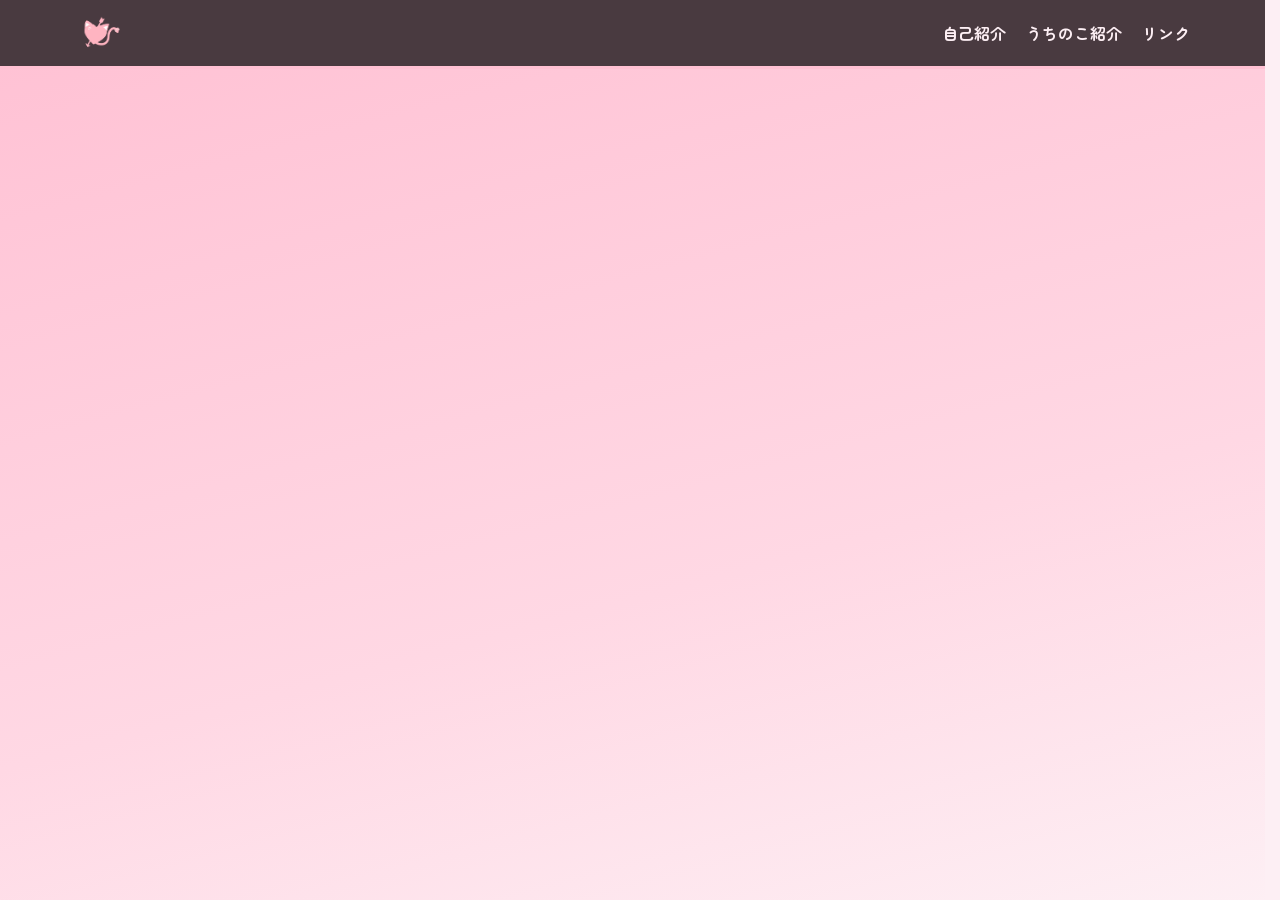
<file: index.html>
<!DOCTYPE html>
<html lang="ja">
<head>
<meta charset="utf-8">
<meta name="viewport" content="width=device-width, initial-scale=1">
<title>TOP | oolongtruth</title>
<meta name="description" content="烏龍（うーろん）の個人サイト。うちのこ「烏山 乃愛」の紹介や、各SNSへのリンクを載せています。">
<link rel="icon" href="assets/images/favicon.ico" sizes="any">
<!-- SNSのカード（画像は 1200×630 を assets/images/ogp.png に置く） -->
<meta property="og:type" content="website">
<meta property="og:site_name" content="oolongtruth">
<meta property="og:title" content="oolongtruth">
<meta property="og:description" content="烏龍（うーろん）の個人サイト。うちのこ「烏山 乃愛」の紹介や、各SNSへのリンクを載せています。">
<meta property="og:url" content="https://oolongtruth.github.io/">
<meta property="og:image" content="https://oolongtruth.github.io/assets/images/ogp.png">
<meta property="og:locale" content="ja_JP">
<meta name="twitter:card" content="summary_large_image">
<link rel="preconnect" href="https://fonts.googleapis.com">
<link rel="preconnect" href="https://fonts.gstatic.com" crossorigin>
<link href="https://fonts.googleapis.com/css2?family=Zen+Maru+Gothic:wght@400;500;700;900&display=swap" rel="stylesheet">
<link href="https://cdn.jsdelivr.net/npm/bootstrap@5.3.3/dist/css/bootstrap.min.css" rel="stylesheet">
<link href="assets/css/site.css" rel="stylesheet">
<!-- ちらつき防止（site.js が読めないときは4秒後に解除） -->
<script>document.documentElement.classList.add('js');setTimeout(function(){if(!window.siteReady)document.documentElement.classList.remove('js')},4000)</script>
<script src="assets/js/site.js" defer></script>
</head>
<body>
<!-- ローディング画面 -->
<div class="loader" role="status" aria-label="読み込み中">
  <div class="loader-wait">
    <div class="loader-hearts"><span></span><span></span><span></span></div>
    <p class="loader-text">Loading...</p>
  </div>
  <img class="loader-logo" src="assets/images/oolong_logo2.webp" alt="">
</div>
<div class="bg-heart" aria-hidden="true"></div>
<nav class="navbar navbar-expand-md fixed-top navbar-dark">
  <div class="container">
    <a class="navbar-brand d-flex align-items-center" href="index.html" title="トップに戻る" aria-label="トップに戻る"><span class="brand-img"><img src="assets/images/oolong_logo.svg" alt="" width="40" height="40" data-hide-on-error></span></a>
    <button class="navbar-toggler" type="button" data-bs-toggle="collapse" data-bs-target="#menu" aria-controls="menu" aria-expanded="false" aria-label="メニューを開く"><span class="navbar-toggler-icon"></span></button>
    <div class="collapse navbar-collapse" id="menu"><ul class="navbar-nav ms-auto"><li class="nav-item"><a class="nav-link" href="about.html">自己紹介</a></li><li class="nav-item"><a class="nav-link" href="character.html">うちのこ紹介</a></li><li class="nav-item"><a class="nav-link" href="links.html">リンク</a></li></ul></div>
  </div>
</nav>

<header class="masthead" id="top">
  <div class="container">
    <div class="row align-items-center g-5">
      <div class="col-lg-7 hero-text">
        <div class="hero-bgicon" aria-hidden="true"><img src="assets/images/oolongHeart_backGround.svg" alt="" data-hide-on-error></div>
        <div class="hero-logo"><a href="about.html" aria-label="自己紹介を見る"><img src="assets/images/oolong_logo2.webp" alt="" data-hide-on-error></a></div>
      </div>
      <div class="col-8 col-sm-6 col-lg-5 mx-auto hero-photo"><a class="portrait-link" href="character.html" aria-label="うちのこ紹介を見る"><div class="portrait hero-cutout"><img src="assets/images/noa_top.webp" alt="トップ画像" data-hide-on-error></div></a></div>
    </div>
  </div>
</header>
<footer>
  <div class="container">© <span id="year">2026</span> oolongtruth</div>
</footer>
<script src="https://cdn.jsdelivr.net/npm/bootstrap@5.3.3/dist/js/bootstrap.bundle.min.js"></script>
</body>
</html>
</file>
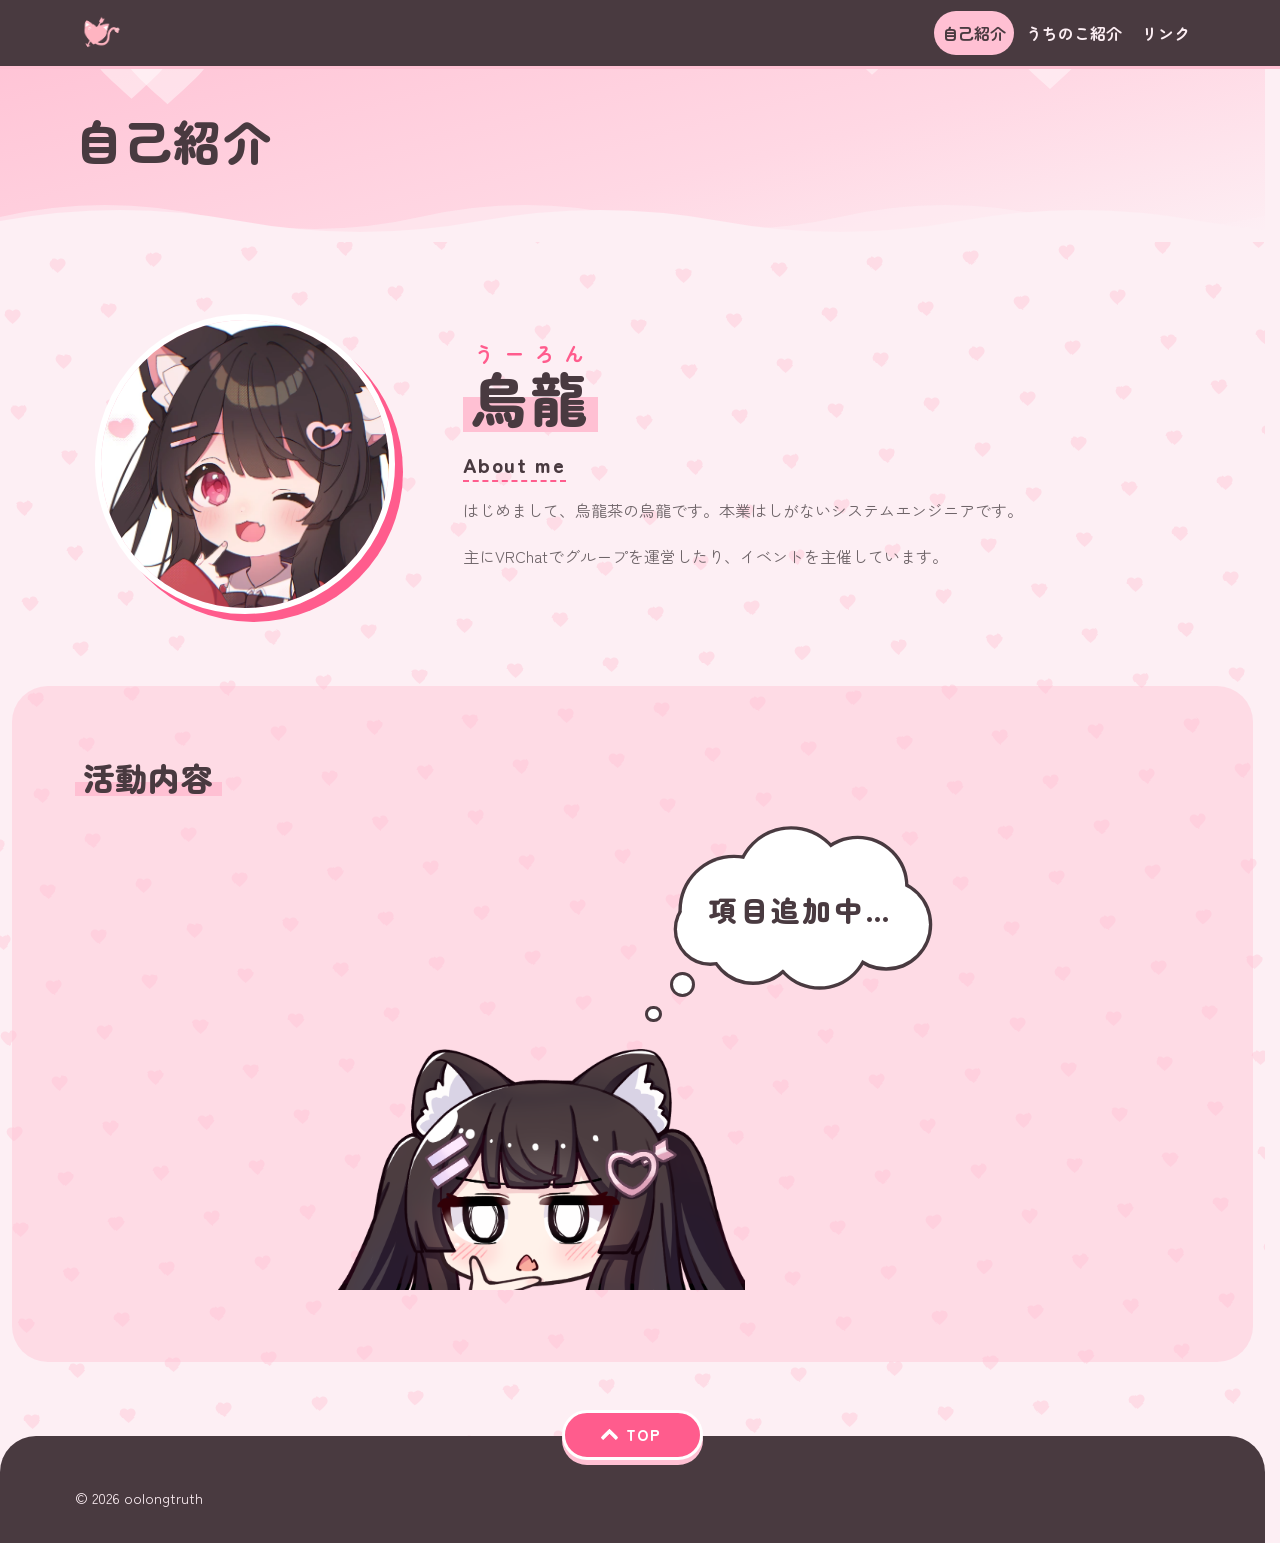
<file: about.html>
<!DOCTYPE html>
<html lang="ja">
<head>
<meta charset="utf-8">
<meta name="viewport" content="width=device-width, initial-scale=1">
<title>自己紹介 | oolongtruth</title>
<meta name="description" content="烏龍（うーろん）の個人サイト。うちのこ「烏山 乃愛」の紹介や、各SNSへのリンクを載せています。">
<link rel="icon" href="assets/images/favicon.ico" sizes="any">
<!-- SNSのカード（画像は 1200×630 を assets/images/ogp.png に置く） -->
<meta property="og:type" content="website">
<meta property="og:site_name" content="oolongtruth">
<meta property="og:title" content="oolongtruth">
<meta property="og:description" content="烏龍（うーろん）の個人サイト。うちのこ「烏山 乃愛」の紹介や、各SNSへのリンクを載せています。">
<meta property="og:url" content="https://oolongtruth.github.io/">
<meta property="og:image" content="https://oolongtruth.github.io/assets/images/ogp.png">
<meta property="og:locale" content="ja_JP">
<meta name="twitter:card" content="summary_large_image">
<link rel="preconnect" href="https://fonts.googleapis.com">
<link rel="preconnect" href="https://fonts.gstatic.com" crossorigin>
<link href="https://fonts.googleapis.com/css2?family=Zen+Maru+Gothic:wght@400;500;700;900&display=swap" rel="stylesheet">
<link href="https://cdn.jsdelivr.net/npm/bootstrap@5.3.3/dist/css/bootstrap.min.css" rel="stylesheet">
<link href="assets/css/site.css" rel="stylesheet">
<!-- ちらつき防止（site.js が読めないときは4秒後に解除） -->
<script>document.documentElement.classList.add('js');setTimeout(function(){if(!window.siteReady)document.documentElement.classList.remove('js')},4000)</script>
<script src="assets/js/site.js" defer></script>
</head>
<body>
<div class="bg-heart" aria-hidden="true"></div>
<nav class="navbar navbar-expand-md fixed-top navbar-dark">
  <div class="container">
    <a class="navbar-brand d-flex align-items-center" href="index.html" title="トップに戻る" aria-label="トップに戻る"><span class="brand-img"><img src="assets/images/oolong_logo.svg" alt="" width="40" height="40" data-hide-on-error></span></a>
    <button class="navbar-toggler" type="button" data-bs-toggle="collapse" data-bs-target="#menu" aria-controls="menu" aria-expanded="false" aria-label="メニューを開く"><span class="navbar-toggler-icon"></span></button>
    <div class="collapse navbar-collapse" id="menu"><ul class="navbar-nav ms-auto"><li class="nav-item"><a class="nav-link active" href="about.html" aria-current="page">自己紹介</a></li><li class="nav-item"><a class="nav-link" href="character.html">うちのこ紹介</a></li><li class="nav-item"><a class="nav-link" href="links.html">リンク</a></li></ul></div>
  </div>
</nav>

<header class="page-head" id="top"><div class="container"><h1>自己紹介</h1></div></header>
<section class="block">
  <div class="container">
    <div class="row g-5 align-items-center">
      <!-- アイコン -->
      <div class="col-md-4">
        <div class="about-avatar"><span>アイコン画像</span><img src="assets/images/u-ronicon_s.webp" alt="烏龍のアイコン" data-hide-on-error></div>
      </div>
      <!-- 名前・自己紹介 -->
      <div class="col-md-8">
        <h2 class="about-name"><ruby>烏龍<rt>うーろん</rt></ruby></h2>
        <h3 class="about-heading">About me</h3>
        <p class="lead-text">はじめまして、烏龍茶の烏龍です。本業はしがないシステムエンジニアです。</p>
        <p class="lead-text">主にVRChatでグループを運営したり、イベントを主催しています。</p>
      </div>
    </div>
  </div>
</section>
<section class="block tint" id="activity">
  <div class="container">
    <h2>活動内容</h2>
    <!-- 工事中表示（活動内容が決まったら消して、下のカードのコメントを外す） -->
    <div class="wip">
      <svg class="wip-bubble" viewBox="0 0 300 180" aria-hidden="true">
        <g class="wip-bubble-line"><circle cx="80" cy="95" r="55"/><circle cx="140" cy="65" r="55"/><circle cx="210" cy="70" r="50"/><circle cx="240" cy="110" r="45"/><circle cx="170" cy="125" r="50"/><circle cx="100" cy="125" r="45"/><circle cx="55" cy="115" r="35"/><circle cx="150" cy="100" r="60"/></g>
        <g class="wip-bubble-fill"><circle cx="80" cy="95" r="55"/><circle cx="140" cy="65" r="55"/><circle cx="210" cy="70" r="50"/><circle cx="240" cy="110" r="45"/><circle cx="170" cy="125" r="50"/><circle cx="100" cy="125" r="45"/><circle cx="55" cy="115" r="35"/><circle cx="150" cy="100" r="60"/></g>
      </svg>
      <p class="wip-text">項目追加中…</p>
      <span class="wip-dot wip-dot-1" aria-hidden="true"></span>
      <span class="wip-dot wip-dot-2" aria-hidden="true"></span>
      <img class="wip-img" src="assets/images/thinkingnoa.webp" alt="考え中の乃愛" data-hide-on-error>
    </div>
    <!--
    <div class="activity-grid">
      <div class="activity-card"><h3>VRChat</h3><p>アカウント作成：2018/4/27 <br>初publicにJoin：2018/8/8<br>現在に至るまでVRChatで主に活動しています。</p></div>
      <div class="activity-card"><h3>うちのこ制作</h3><p>アバターの改変・制作についてここに書きます。うちのこ「烏山 乃愛」は<a href="character.html">うちのこ紹介</a>で紹介しています。</p></div>
      <div class="activity-card"><h3>グループ運営</h3><p>VRChat グループ「あまうさくらぶ」の運営についてここに書きます。</p></div>
      <div class="activity-card"><h3>撮影・イラスト</h3><p>VRChat での撮影や、イラストの制作についてここに書きます。</p></div>
    </div>
    -->
  </div>
</section>
<a class="to-top" href="#top"><span class="to-top-icon" aria-hidden="true"></span>TOP<span class="visually-hidden">（ページの先頭へ）</span></a>
<footer>
  <div class="container">© <span id="year">2026</span> oolongtruth</div>
</footer>
<script src="https://cdn.jsdelivr.net/npm/bootstrap@5.3.3/dist/js/bootstrap.bundle.min.js"></script>
</body>
</html>
</file>
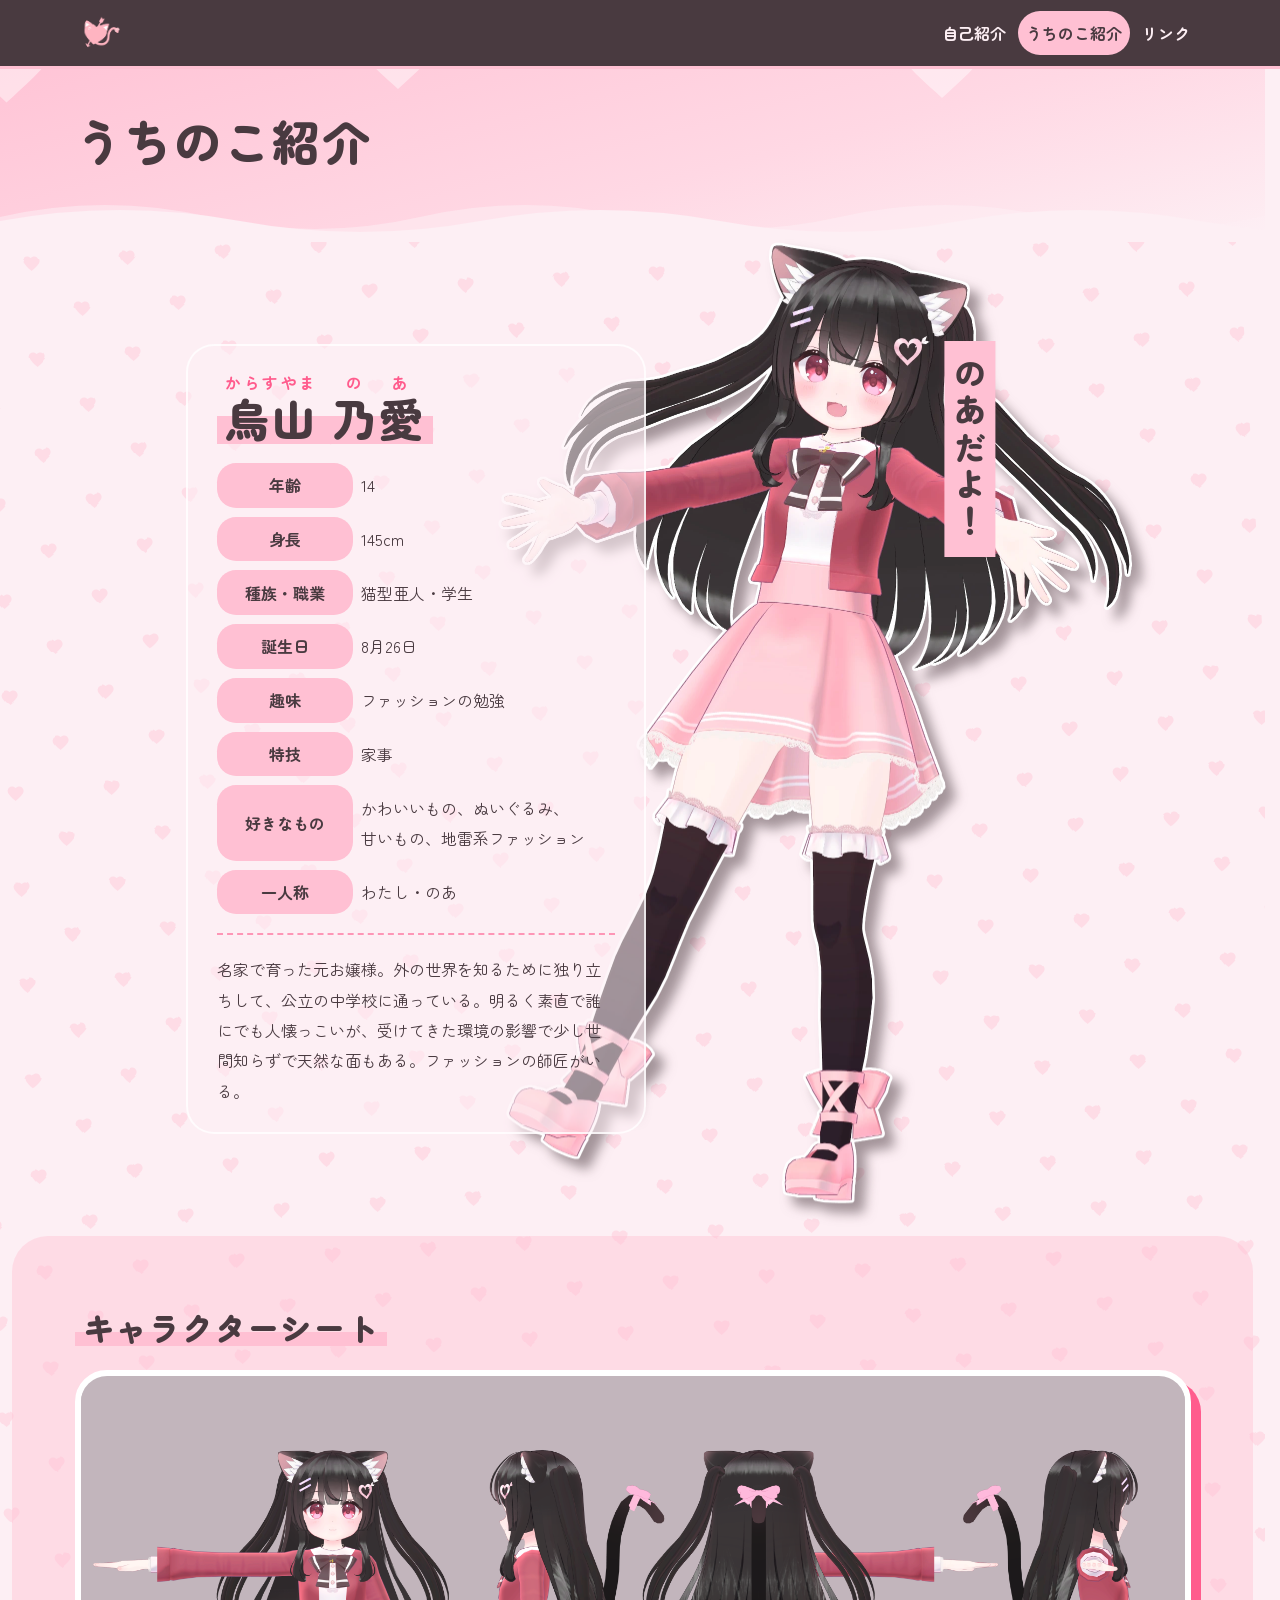
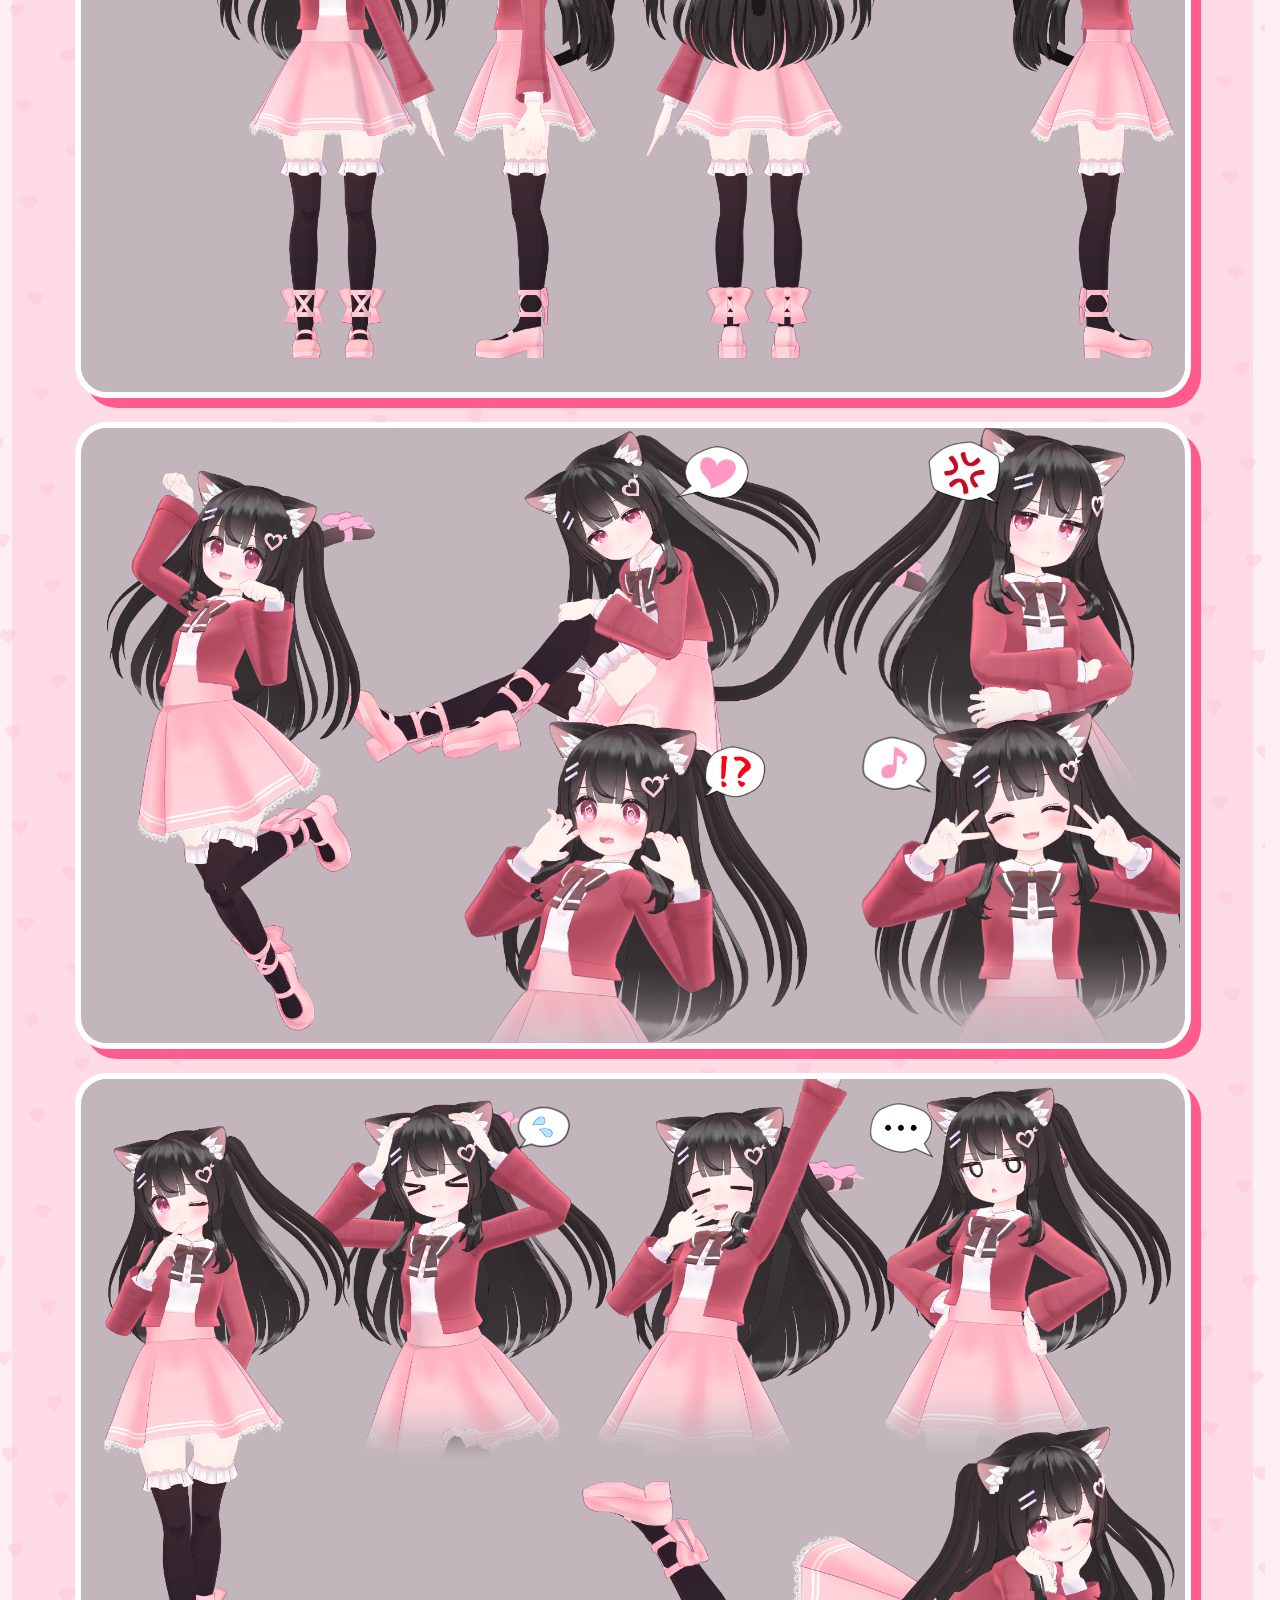
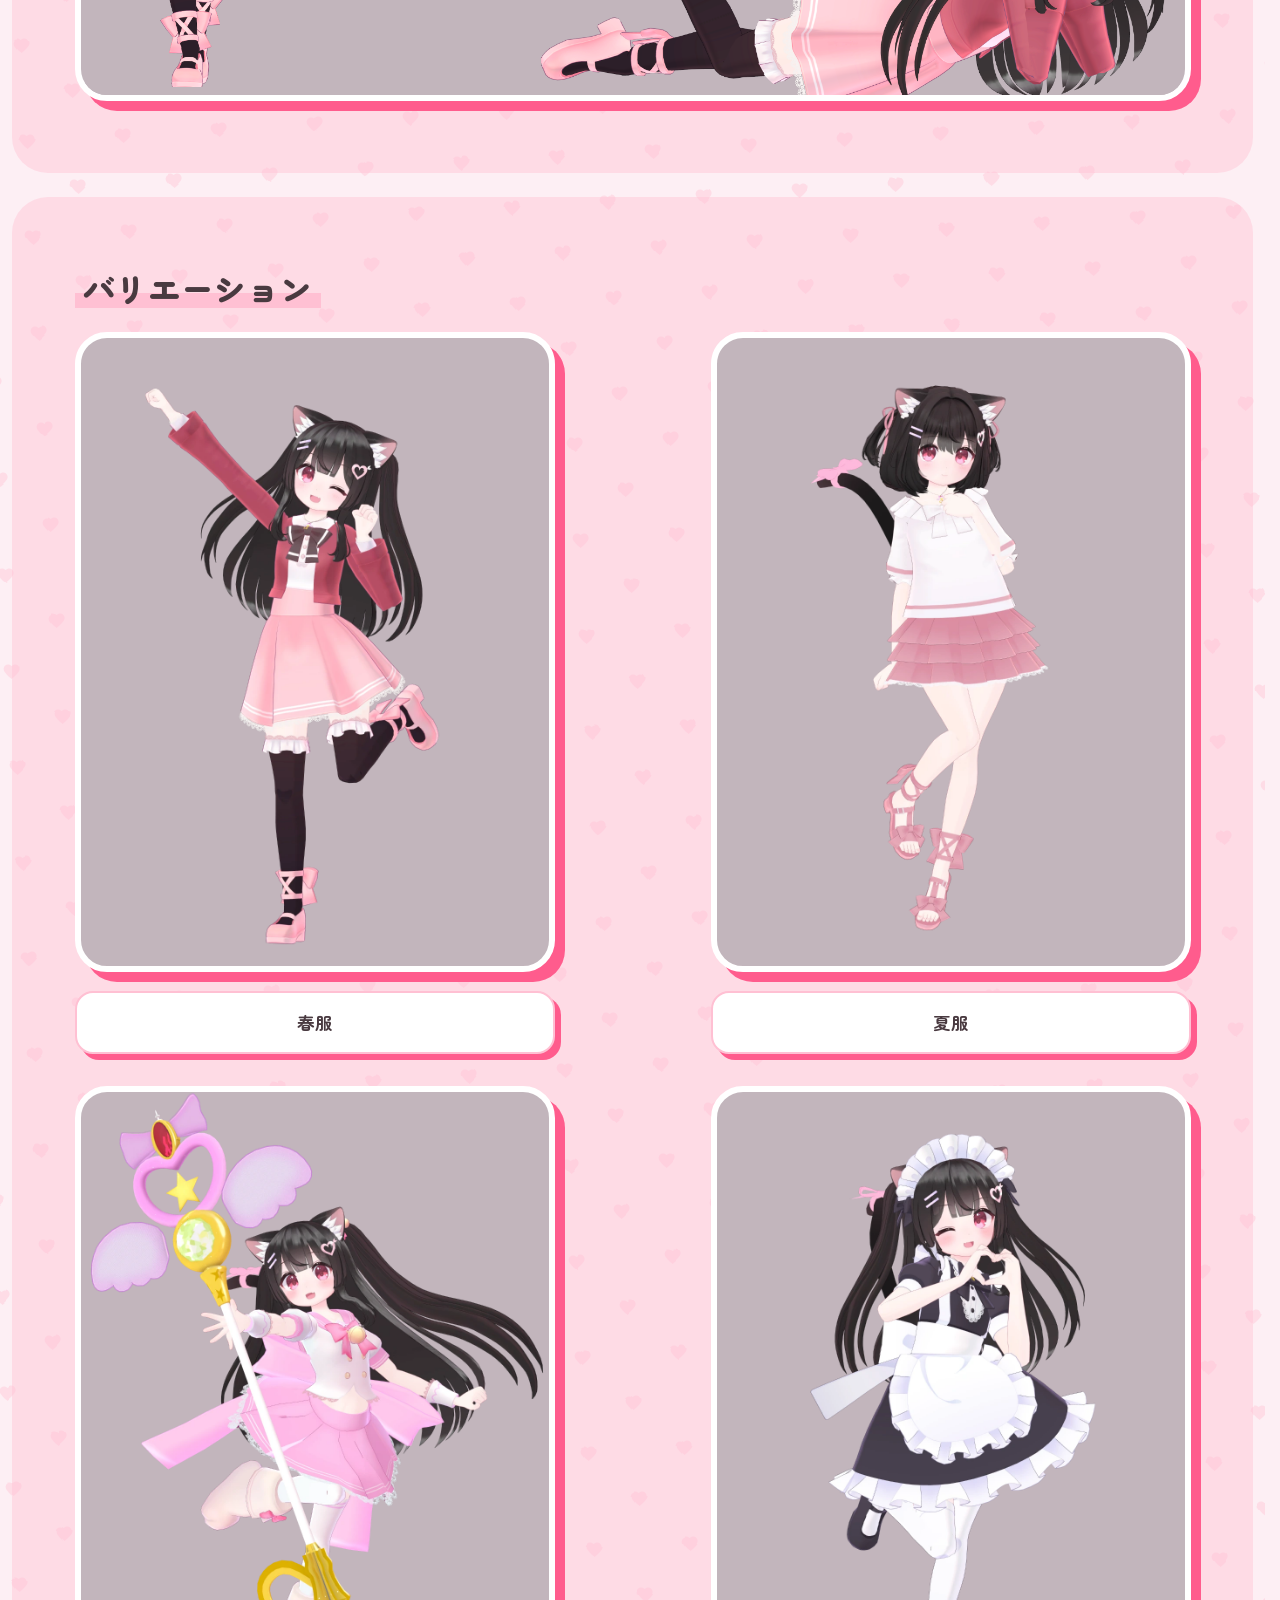
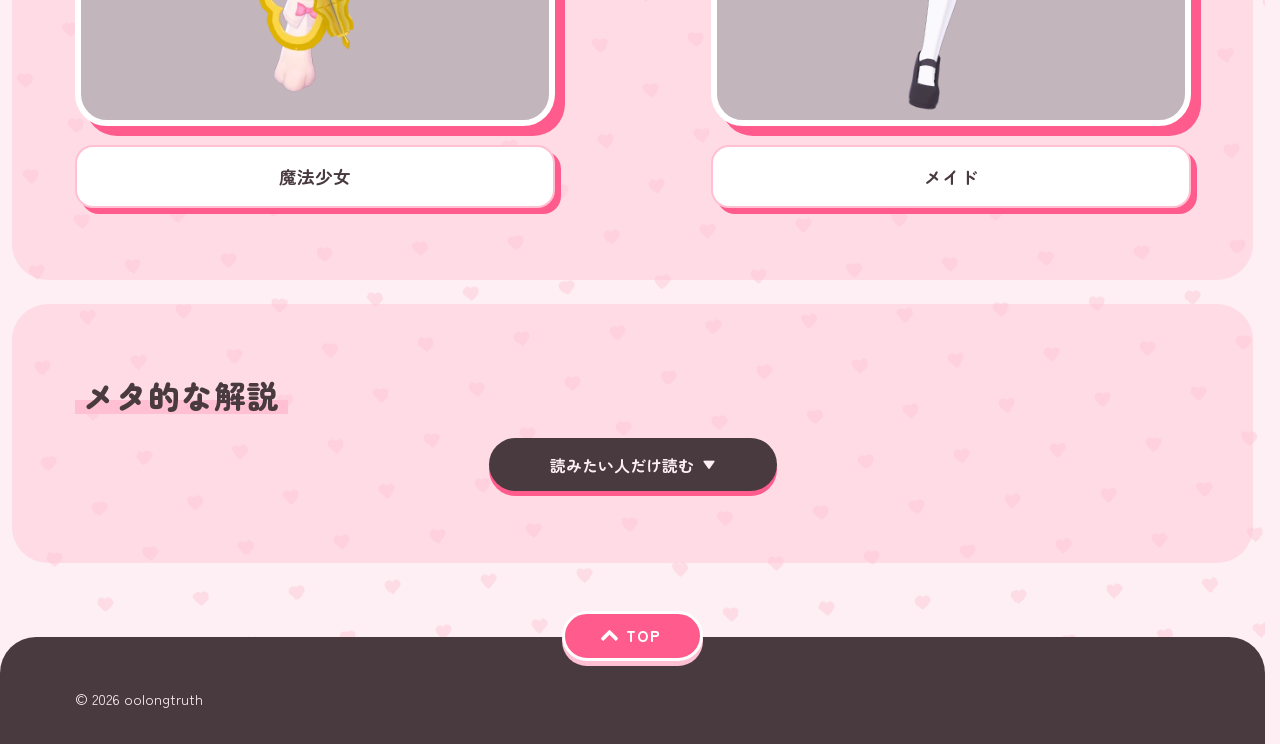
<file: character.html>
<!DOCTYPE html>
<html lang="ja">
<head>
<meta charset="utf-8">
<meta name="viewport" content="width=device-width, initial-scale=1">
<title>うちのこ紹介 | oolongtruth</title>
<meta name="description" content="烏龍（うーろん）の個人サイト。うちのこ「烏山 乃愛」の紹介や、各SNSへのリンクを載せています。">
<link rel="icon" href="assets/images/favicon.ico" sizes="any">
<!-- SNSのカード（画像は 1200×630 を assets/images/ogp.png に置く） -->
<meta property="og:type" content="website">
<meta property="og:site_name" content="oolongtruth">
<meta property="og:title" content="oolongtruth">
<meta property="og:description" content="烏龍（うーろん）の個人サイト。うちのこ「烏山 乃愛」の紹介や、各SNSへのリンクを載せています。">
<meta property="og:url" content="https://oolongtruth.github.io/">
<meta property="og:image" content="https://oolongtruth.github.io/assets/images/ogp.png">
<meta property="og:locale" content="ja_JP">
<meta name="twitter:card" content="summary_large_image">
<link rel="preconnect" href="https://fonts.googleapis.com">
<link rel="preconnect" href="https://fonts.gstatic.com" crossorigin>
<link href="https://fonts.googleapis.com/css2?family=Zen+Maru+Gothic:wght@400;500;700;900&display=swap" rel="stylesheet">
<link href="https://cdn.jsdelivr.net/npm/bootstrap@5.3.3/dist/css/bootstrap.min.css" rel="stylesheet">
<link href="assets/css/site.css" rel="stylesheet">
<!-- ちらつき防止（site.js が読めないときは4秒後に解除） -->
<script>document.documentElement.classList.add('js');setTimeout(function(){if(!window.siteReady)document.documentElement.classList.remove('js')},4000)</script>
<script src="assets/js/site.js" defer></script>
</head>
<body>
<div class="bg-heart" aria-hidden="true"></div>
<nav class="navbar navbar-expand-md fixed-top navbar-dark">
  <div class="container">
    <a class="navbar-brand d-flex align-items-center" href="index.html" title="トップに戻る" aria-label="トップに戻る"><span class="brand-img"><img src="assets/images/oolong_logo.svg" alt="" width="40" height="40" data-hide-on-error></span></a>
    <button class="navbar-toggler" type="button" data-bs-toggle="collapse" data-bs-target="#menu" aria-controls="menu" aria-expanded="false" aria-label="メニューを開く"><span class="navbar-toggler-icon"></span></button>
    <div class="collapse navbar-collapse" id="menu"><ul class="navbar-nav ms-auto"><li class="nav-item"><a class="nav-link" href="about.html">自己紹介</a></li><li class="nav-item"><a class="nav-link active" href="character.html" aria-current="page">うちのこ紹介</a></li><li class="nav-item"><a class="nav-link" href="links.html">リンク</a></li></ul></div>
  </div>
</nav>

<header class="page-head" id="top"><div class="container"><h1>うちのこ紹介</h1></div></header>
<section class="block char-section">
  <div class="container">
    <div class="char-top">
      <div class="char-img"><div class="portrait cutout"><span>烏山 乃愛のイラスト</span><img src="assets/images/karasuyama_noa_s.webp" alt="烏山 乃愛のイラスト" data-hide-on-error><img class="char-smile" src="assets/images/karasuyama_noa_smile_s.webp" alt="" aria-hidden="true" data-hide-on-error></div><p class="char-serif">のあだよ！</p></div>
      <div class="char-table">
        <h2 class="char-name"><ruby>烏山<rt>からすやま</rt></ruby> <ruby>乃愛<rt>のあ</rt></ruby></h2>
        <table class="profile">
          <tr><th>年齢</th><td>14</td></tr>
          <tr><th>身長</th><td>145cm</td></tr>
          <tr><th>種族・職業</th><td>猫型亜人・学生</td></tr>
          <tr><th>誕生日</th><td>8月26日</td></tr>
          <tr><th>趣味</th><td>ファッションの勉強</td></tr>
          <tr><th>特技</th><td>家事</td></tr>
          <tr><th>好きなもの</th><td>かわいいもの、ぬいぐるみ、<br>甘いもの、地雷系ファッション</td></tr>
          <tr><th>一人称</th><td>わたし・のあ</td></tr>
        </table>
        <hr class="char-divider">
        <p class="lead-text">名家で育った元お嬢様。外の世界を知るために独り立ちして、公立の中学校に通っている。明るく素直で誰にでも人懐っこいが、受けてきた環境の影響で少し世間知らずで天然な面もある。ファッションの師匠がいる。</p>
      </div>
    </div>
  </div>
</section>
<section class="block tint" id="sheet">
  <div class="container">
    <h2>キャラクターシート</h2>
    <div class="row g-4">
      <div class="col-12"><div class="portrait sheet"><span>キャラクターシート 1</span><img src="assets/images/noa_four_side_view.webp" alt="キャラクターシート 1" data-hide-on-error></div></div>
      <div class="col-12"><div class="portrait sheet"><span>キャラクターシート 2</span><img src="assets/images/noa_pose1.webp" alt="キャラクターシート 2" data-hide-on-error></div></div>
      <div class="col-12"><div class="portrait sheet"><span>キャラクターシート 3</span><img src="assets/images/noa_pose2.webp" alt="キャラクターシート 3" data-hide-on-error></div></div>
    </div>
  </div>
</section>
<section class="block tint">
  <div class="container">
    <h2>バリエーション</h2>

    <div class="gallery-grid">
      <figure class="gallery-item"><div class="portrait"><span>春服</span><img src="assets/images/spring_s.webp" data-full="assets/images/spring.webp" alt="春服" data-hide-on-error></div><figcaption class="gallery-title">春服</figcaption></figure>
      <figure class="gallery-item"><div class="portrait"><span>夏服</span><img src="assets/images/summer_s.webp" data-full="assets/images/summer.webp" alt="夏服" data-hide-on-error></div><figcaption class="gallery-title">夏服</figcaption></figure>
      <figure class="gallery-item"><div class="portrait"><span>魔法少女</span><img src="assets/images/magical_s.webp" data-full="assets/images/magical.webp" alt="魔法少女" data-hide-on-error></div><figcaption class="gallery-title">魔法少女</figcaption></figure>
      <figure class="gallery-item"><div class="portrait"><span>メイド</span><img src="assets/images/maid_s.webp" data-full="assets/images/maid.webp" alt="メイド" data-hide-on-error></div><figcaption class="gallery-title">メイド</figcaption></figure>
    </div>
  </div>
</section>
<section class="block tint" id="story">
  <div class="container">
    <h2>メタ的な解説</h2>
    <details class="fold">
      <summary><span class="fold-open">読みたい人だけ読む</span><span class="fold-close">閉じる</span><span class="fold-icon" aria-hidden="true">▼</span></summary>
      <div class="fold-body">
        <div class="text-card">
          <p>あまとうさぎ様のオリジナル3Dモデル「ミルク」をベースに、自分の好みを詰め込んだ「うちのこ」。</p>
          <p>固有名ではなく「烏龍式」と付けたのは、「烏龍が仕立てたミルク」という意味を込めているのと、MMDモデルの命名が○○式という部分から着想を得た。</p>
          <p>コンセプトはとにかく「好きの詰め込み」。自分が好きと感じる要素を可能な限り入れた理想の女の子。</p>
          <p>VRChatではアバターとして使用しており、自分の声と動きで動いているが、あくまで自分を模したアバターではなく、別物として扱っている。</p>
          <p>本サイトでも使用しているアイコンも、この子を抽象化してアイコン化したもの。猫耳しっぽとハート矢のアクセサリーがチャームポイント。</p>
          <p>こだわりはその黒く長い髪。光沢を入れているので、ロングヘアが際立つ様にしている。</p>
          <p>元々は和服の似合う子のイメージから始まり、そこから日本人らしい黒髪を設定し、同じ日本でおなじみの「桜色」をベースカラーとして設定して、キャラクター全体を着色した。</p>
        </div>
      </div>
    </details>
  </div>
</section>
<a class="to-top" href="#top"><span class="to-top-icon" aria-hidden="true"></span>TOP<span class="visually-hidden">（ページの先頭へ）</span></a>
<footer>
  <div class="container">© <span id="year">2026</span> oolongtruth</div>
</footer>
<script src="https://cdn.jsdelivr.net/npm/bootstrap@5.3.3/dist/js/bootstrap.bundle.min.js"></script>
</body>
</html>
</file>
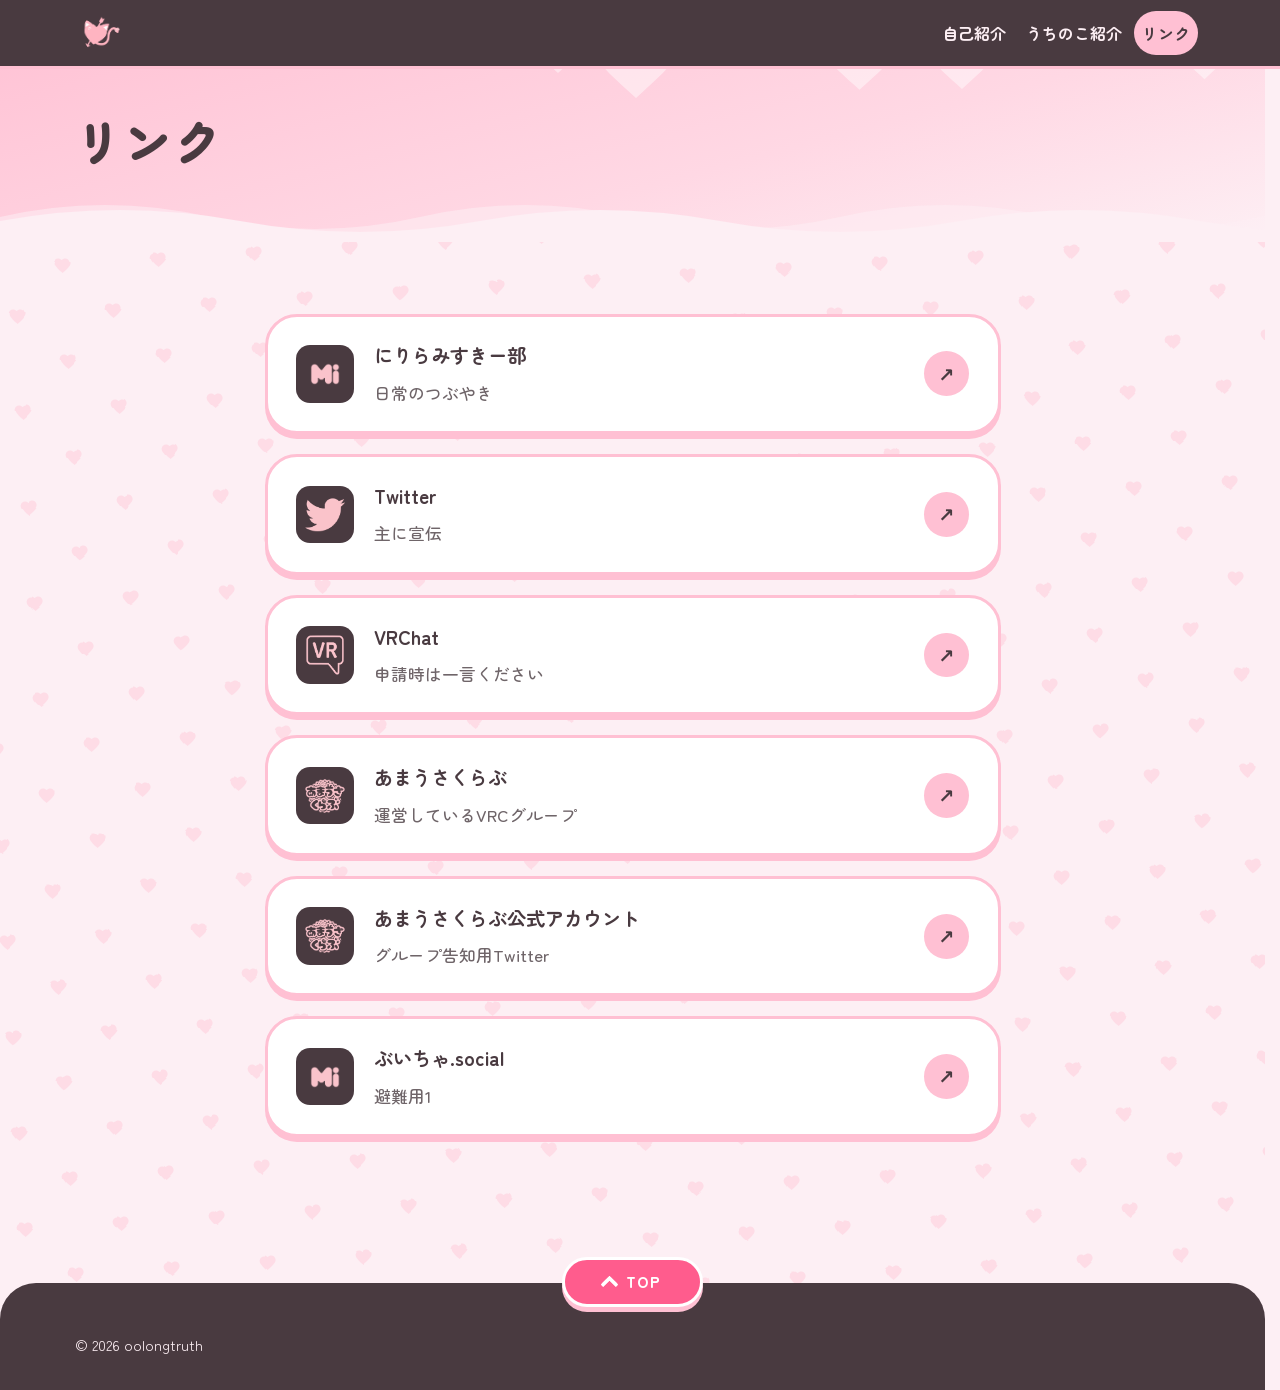
<file: links.html>
<!DOCTYPE html>
<html lang="ja">
<head>
<meta charset="utf-8">
<meta name="viewport" content="width=device-width, initial-scale=1">
<title>リンク | oolongtruth</title>
<meta name="description" content="烏龍（うーろん）の個人サイト。うちのこ「烏山 乃愛」の紹介や、各SNSへのリンクを載せています。">
<link rel="icon" href="assets/images/favicon.ico" sizes="any">
<!-- SNSのカード（画像は 1200×630 を assets/images/ogp.png に置く） -->
<meta property="og:type" content="website">
<meta property="og:site_name" content="oolongtruth">
<meta property="og:title" content="oolongtruth">
<meta property="og:description" content="烏龍（うーろん）の個人サイト。うちのこ「烏山 乃愛」の紹介や、各SNSへのリンクを載せています。">
<meta property="og:url" content="https://oolongtruth.github.io/">
<meta property="og:image" content="https://oolongtruth.github.io/assets/images/ogp.png">
<meta property="og:locale" content="ja_JP">
<meta name="twitter:card" content="summary_large_image">
<link rel="preconnect" href="https://fonts.googleapis.com">
<link rel="preconnect" href="https://fonts.gstatic.com" crossorigin>
<link href="https://fonts.googleapis.com/css2?family=Zen+Maru+Gothic:wght@400;500;700;900&display=swap" rel="stylesheet">
<link href="https://cdn.jsdelivr.net/npm/bootstrap@5.3.3/dist/css/bootstrap.min.css" rel="stylesheet">
<link href="assets/css/site.css" rel="stylesheet">
<!-- ちらつき防止（site.js が読めないときは4秒後に解除） -->
<script>document.documentElement.classList.add('js');setTimeout(function(){if(!window.siteReady)document.documentElement.classList.remove('js')},4000)</script>
<script src="assets/js/site.js" defer></script>
</head>
<body>
<div class="bg-heart" aria-hidden="true"></div>
<nav class="navbar navbar-expand-md fixed-top navbar-dark">
  <div class="container">
    <a class="navbar-brand d-flex align-items-center" href="index.html" title="トップに戻る" aria-label="トップに戻る"><span class="brand-img"><img src="assets/images/oolong_logo.svg" alt="" width="40" height="40" data-hide-on-error></span></a>
    <button class="navbar-toggler" type="button" data-bs-toggle="collapse" data-bs-target="#menu" aria-controls="menu" aria-expanded="false" aria-label="メニューを開く"><span class="navbar-toggler-icon"></span></button>
    <div class="collapse navbar-collapse" id="menu"><ul class="navbar-nav ms-auto"><li class="nav-item"><a class="nav-link" href="about.html">自己紹介</a></li><li class="nav-item"><a class="nav-link" href="character.html">うちのこ紹介</a></li><li class="nav-item"><a class="nav-link active" href="links.html" aria-current="page">リンク</a></li></ul></div>
  </div>
</nav>

<header class="page-head" id="top"><div class="container"><h1>リンク</h1></div></header>
<section class="block">
  <div class="container link-container">
    <ul class="link-list">
      <li><a href="https://misskey.niri.la/@oolong_truth" target="_blank" rel="noopener"><span class="sns-logo"><img src="assets/images/misskey.svg" alt="" data-icon-fallback></span><span class="sns-text">にりらみすきー部<br><small>日常のつぶやき</small></span><span aria-hidden="true">↗</span></a></li>
      <li><a href="https://x.com/oolong_truth" target="_blank" rel="noopener"><span class="sns-logo"><img src="assets/images/twitter.svg" alt="" data-icon-fallback></span><span class="sns-text">Twitter<br><small>主に宣伝</small></span><span aria-hidden="true">↗</span></a></li>
      <li><a href="https://vrchat.com/home/user/usr_2338abd2-e86f-42bc-b4ed-1112e98c5697" target="_blank" rel="noopener"><span class="sns-logo"><img src="assets/images/vrchat.svg" alt="" data-icon-fallback></span><span class="sns-text">VRChat<br><small>申請時は一言ください</small></span><span aria-hidden="true">↗</span></a></li>
      <li><a href="https://vrchat.com/home/group/grp_a93aedbf-20de-4197-a2e5-74019a131fe9" target="_blank" rel="noopener"><span class="sns-logo"><img src="assets/images/amausaclub.svg" alt="" data-icon-fallback></span><span class="sns-text">あまうさくらぶ<br><small>運営しているVRCグループ</small></span><span aria-hidden="true">↗</span></a></li>
      <li><a href="https://x.com/amausa_club" target="_blank" rel="noopener"><span class="sns-logo"><img src="assets/images/amausaclub.svg" alt="" data-icon-fallback></span><span class="sns-text">あまうさくらぶ公式アカウント<br><small>グループ告知用Twitter</small></span><span aria-hidden="true">↗</span></a></li>
      <li><a href="https://buicha.social/@oolong_truth" target="_blank" rel="noopener"><span class="sns-logo"><img src="assets/images/misskey.svg" alt="" data-icon-fallback></span><span class="sns-text">ぶいちゃ.social<br><small>避難用1</small></span><span aria-hidden="true">↗</span></a></li>
    </ul>
  </div>
</section>
<a class="to-top" href="#top"><span class="to-top-icon" aria-hidden="true"></span>TOP<span class="visually-hidden">（ページの先頭へ）</span></a>
<footer>
  <div class="container">© <span id="year">2026</span> oolongtruth</div>
</footer>
<script src="https://cdn.jsdelivr.net/npm/bootstrap@5.3.3/dist/js/bootstrap.bundle.min.js"></script>
</body>
</html>
</file>
<file: assets/css/site.css>
:root{
  --main:#493A40; --sub:#FDEFF4; --sub2:#FFC0D3; --sub3:#FF5C8D;
  --tint:rgba(255,192,211,.45); --muted:#6f6569;
  --head-bg:linear-gradient(165deg,var(--sub2) 0%,#ffd8e4 62%,var(--sub) 100%);
  --bs-body-font-family:"Zen Maru Gothic","Noto Sans JP",system-ui,sans-serif;
  --bs-body-color:var(--main); --bs-body-bg:var(--sub);
  --wave-front:url("data:image/svg+xml,%3Csvg xmlns='http://www.w3.org/2000/svg' viewBox='0 0 480 44' preserveAspectRatio='none'%3E%3Cpath fill='%23FDEFF4' d='M0 22Q120 0 240 22T480 22V44H0Z'/%3E%3C/svg%3E");
  --wave-back:url("data:image/svg+xml,%3Csvg xmlns='http://www.w3.org/2000/svg' viewBox='0 0 420 56' preserveAspectRatio='none'%3E%3Cpath fill='%23FDEFF4' fill-opacity='.55' d='M0 30Q105 6 210 30T420 30V56H0Z'/%3E%3C/svg%3E");
  --heart-tile:url("data:image/svg+xml,%3Csvg xmlns='http://www.w3.org/2000/svg' width='96' height='96' viewBox='0 0 96 96'%3E%3Cg fill='%23FFC0D3' fill-opacity='.4'%3E%3Cpath transform='translate(14 14) scale(.8)' d='M12 21.35l-1.45-1.32C5.4 15.36 2 12.28 2 8.5 2 5.42 4.42 3 7.5 3c1.74 0 3.41.81 4.5 2.09C13.09 3.81 14.76 3 16.5 3 19.58 3 22 5.42 22 8.5c0 3.78-3.4 6.86-8.55 11.54L12 21.35z'/%3E%3Cpath transform='translate(62 62) scale(.8)' d='M12 21.35l-1.45-1.32C5.4 15.36 2 12.28 2 8.5 2 5.42 4.42 3 7.5 3c1.74 0 3.41.81 4.5 2.09C13.09 3.81 14.76 3 16.5 3 19.58 3 22 5.42 22 8.5c0 3.78-3.4 6.86-8.55 11.54L12 21.35z'/%3E%3C/g%3E%3C/svg%3E");
  --heart-pink:url("data:image/svg+xml,%3Csvg xmlns='http://www.w3.org/2000/svg' viewBox='0 0 24 24'%3E%3Cpath fill='%23FF5C8D' d='M12 21.35l-1.45-1.32C5.4 15.36 2 12.28 2 8.5 2 5.42 4.42 3 7.5 3c1.74 0 3.41.81 4.5 2.09C13.09 3.81 14.76 3 16.5 3 19.58 3 22 5.42 22 8.5c0 3.78-3.4 6.86-8.55 11.54L12 21.35z'/%3E%3C/svg%3E");
  --heart-white:url("data:image/svg+xml,%3Csvg xmlns='http://www.w3.org/2000/svg' viewBox='0 0 24 24'%3E%3Cpath fill='%23ffffff' fill-opacity='.45' d='M12 21.35l-1.45-1.32C5.4 15.36 2 12.28 2 8.5 2 5.42 4.42 3 7.5 3c1.74 0 3.41.81 4.5 2.09C13.09 3.81 14.76 3 16.5 3 19.58 3 22 5.42 22 8.5c0 3.78-3.4 6.86-8.55 11.54L12 21.35z'/%3E%3C/svg%3E");
}

/* ===== 全体 ===== */
html{scroll-behavior:smooth;scrollbar-gutter:stable}
body{line-height:1.9;position:relative;display:flex;flex-direction:column;min-height:100vh}
/* フッターを常に最下部に置く */
body>footer{margin-top:auto}
/* 画像の保存防止（右クリック・ドラッグは site.js） */
img{-webkit-user-drag:none;user-select:none;-webkit-user-select:none;-webkit-touch-callout:none}
body>section.block:last-of-type{margin-bottom:3rem}
/* 背景のハート模様 */
.bg-heart{position:absolute;inset:0;z-index:-1;overflow:hidden;pointer-events:none}
.bg-heart::before{content:"";position:absolute;left:-10%;right:-10%;top:-80px;bottom:-80px;background-image:var(--heart-tile);background-size:96px 96px;transform:rotate(-3.5deg)}
::selection{background:var(--sub2)}
h1,h2,h3{font-weight:900;letter-spacing:.03em}
a:focus-visible,button:focus-visible{outline:3px solid var(--main);outline-offset:2px}

/* ===== ナビ ===== */
.navbar{background:var(--main);border-bottom:3px solid var(--sub2)}
.brand-img{position:relative;flex:none;width:40px;height:40px;border-radius:50%;overflow:hidden;display:inline-flex;align-items:center;justify-content:center}
.navbar .nav-link{color:var(--sub);font-weight:700;border-radius:999px;padding:.4rem 1rem;margin:.15rem 0 .15rem .25rem}
.navbar .nav-link:hover{background:rgba(253,239,244,.15);color:var(--sub)}
.navbar .nav-link.active{background:var(--sub2);color:var(--main)}
.navbar-toggler{border:0;border-radius:999px;padding:.3rem .6rem}
.navbar-toggler:focus{box-shadow:none}
.navbar-toggler-icon{background-image:url("data:image/svg+xml,%3Csvg xmlns='http://www.w3.org/2000/svg' viewBox='0 0 30 30'%3E%3Cpath stroke='%23FDEFF4' stroke-linecap='round' stroke-miterlimit='10' stroke-width='2' d='M4 7h22M4 15h22M4 23h22'/%3E%3C/svg%3E")}
.navbar a:focus-visible,.navbar button:focus-visible{outline-color:var(--sub)}
/* ハンバーガーメニュー展開時 */
@media (max-width:767.98px){.navbar-nav{align-items:flex-end}.navbar-collapse{padding-bottom:.5rem}}

/* ===== ヘッダー（トップ・ページ見出し） ===== */
.masthead,.page-head{position:relative;overflow:hidden;color:var(--main);background:var(--head-bg)}
.masthead::after,.page-head::after{content:"";position:absolute;left:0;right:0;bottom:-1px;height:56px;background:var(--wave-front) 0 100%/480px 44px repeat-x,var(--wave-back) 0 100%/420px 56px repeat-x}
.masthead .container,.page-head .container{position:relative;z-index:1}
.page-head{padding:7rem 0 4.5rem}
.page-head h1{font-size:clamp(1.9rem,6vw,3rem);margin:0}
/* 落ちるハート（生成は site.js）。カクつき防止のため transform だけで動かす */
.falling-hearts{position:absolute;inset:0;overflow:hidden;pointer-events:none;container-type:size}
.falling-hearts i{position:absolute;top:0;left:var(--x);width:var(--size);aspect-ratio:1;margin-left:calc(var(--size) / -2);
  background:var(--heart-white) center/contain no-repeat;will-change:transform;
  animation:heart-fall var(--duration) linear var(--delay) infinite,heart-sway 4s ease-in-out var(--delay) infinite alternate}
@keyframes heart-fall{
  from{transform:translateY(calc(var(--size) * -1))}
  to{transform:translateY(100cqh)}
}
@keyframes heart-sway{
  from{translate:-12px 0;rotate:-15deg}
  to{translate:12px 0;rotate:10deg}
}

/* ===== トップ（index） ===== */
.masthead{padding:7rem 0 6rem;flex:1 0 auto}
.masthead::after{z-index:2}
@media (min-width:992px){
  /* 並びの幅を 1320px に固定 */
  .masthead{display:flex;align-items:center}
  .masthead .container{flex:none;width:1320px;max-width:none;margin:0;left:50%;translate:-50% 0}
}

/* 背景アイコン */
.hero-text{position:relative}
.hero-text>*:not(.hero-bgicon){position:relative;z-index:1}
.hero-bgicon{position:absolute;z-index:0;left:-1rem;top:50%;width:min(340px,80vw);aspect-ratio:1;transform:translateY(-50%);opacity:.4;pointer-events:none}
.hero-bgicon img{position:relative;left:-100px;height:1000px;object-fit:contain}

/* トップ画像 */
.hero-photo{position:relative}
.portrait-link{position:relative;z-index:1;display:block;color:inherit;text-decoration:none;cursor:default}
.portrait-link.is-hover{cursor:pointer}
.portrait.hero-cutout{display:block;width:100%;height:376px}
.portrait.hero-cutout img{
  position:absolute;inset:auto;left:calc(50% - 100px);top:-340px;translate:-50% 0;
  display:block;width:700px;height:auto;object-fit:contain;
  -webkit-mask-image:linear-gradient(to bottom,#000 70%,transparent 80%);
          mask-image:linear-gradient(to bottom,#000 70%,transparent 80%);
  transition:filter .25s ease,transform .25s ease;transform-origin:50% 60%;
}
/* ホバー（.is-hover は site.js。位置に translate を使うので transform で動かす） */
.portrait-link.is-hover .portrait.hero-cutout img{filter:drop-shadow(6px 6px 0 var(--sub3));transform:translateY(-6px) scale(1.04)}

/* ロゴ */
.hero-text>.hero-logo{position:relative;z-index:3;width:100%;height:0;pointer-events:none}
.hero-logo img{position:absolute;left:calc(50% - 50px);top:50%;translate:-50% -50%;display:block;width:600px;height:auto;transition:filter .25s ease,transform .25s ease}
.hero-logo a{pointer-events:auto}
.hero-logo a:hover img{filter:drop-shadow(6px 6px 0 var(--sub3));transform:translateY(-6px) scale(1.06)}

/* 992px未満: 縦並び */
@media (max-width:991.98px){
  .masthead .hero-text{order:2}
  .portrait.hero-cutout{height:0}
  .portrait.hero-cutout img{left:calc(50% + 70px);top:-200px;width:850px}
  .hero-text>.hero-logo{height:auto;padding-top:387px}
  .hero-logo img{position:relative;left:50%;top:auto;translate:-50% 0;width:min(650px,94vw)}
}
@media (max-width:575.98px){
  .masthead{padding:6rem 0 5rem}
  .portrait.hero-cutout img{top:-180px;width:750px}
  .hero-text>.hero-logo{padding-top:408px}
  .hero-logo img{width:min(500px,94vw)}
}

/* ===== 本文ブロック ===== */
.block{padding:4.5rem 0}
.block.tint{background:var(--tint);margin:0 .75rem;border-radius:36px}
.block.tint+.block.tint{margin-top:1.5rem}
.block h2{display:inline-block;font-size:clamp(1.5rem,4vw,2rem);margin-bottom:1.5rem;padding:0 .5rem;background:linear-gradient(transparent 62%,var(--sub2) 62%)}
.lead-text{max-width:40rem;color:var(--muted)}
@media (max-width:575.98px){.block{padding:3.2rem 0}}

/* 画像の枠（読み込み失敗時は中の文字を表示。cutout は枠なしの切り抜き画像） */
.portrait{position:relative;aspect-ratio:3/4;background:var(--sub2);border:6px solid #fff;border-radius:32px;box-shadow:10px 10px 0 var(--sub3);overflow:hidden;display:flex;align-items:center;justify-content:center;color:var(--main);font-weight:700}
.portrait img,.about-avatar img,.brand-img img{position:absolute;inset:0;width:100%;height:100%;object-fit:cover}
.portrait:is(.hero-cutout,.cutout){overflow:visible;background:none;border:0;border-radius:0;box-shadow:none}

/* プロフィール表 */
.profile{width:100%;border-collapse:separate;border-spacing:0 .6rem}
.profile th,.profile td{padding:.45rem .5rem;vertical-align:top;text-align:left}
.profile th{width:8.5em;white-space:nowrap;font-weight:700;color:var(--main);background:var(--sub2);border-radius:1.2rem;text-align:center;vertical-align:middle}
@media (max-width:575.98px){.profile th{width:6.5em}}

/* ===== 自己紹介 ===== */
/* アイコン */
.about-avatar{position:relative;width:min(100%,300px);margin:0 auto;aspect-ratio:1;border-radius:50%;overflow:hidden;
  background:var(--sub2);border:6px solid #fff;box-shadow:8px 8px 0 var(--sub3);
  display:flex;align-items:center;justify-content:center;color:var(--main);font-size:.85rem;font-weight:700}
@media (max-width:767.98px){.about-avatar{width:220px}}
/* 名前 */
.block .about-name{display:block;width:fit-content;margin-bottom:1.2rem;font-size:clamp(2.2rem,6vw,3.6rem)}
/* 見出し（About me） */
.about-heading{display:inline-block;font-size:1.3rem;letter-spacing:.08em;margin-bottom:.8rem;padding-bottom:.2rem;border-bottom:2px dashed var(--sub3)}
/* 活動内容 */
.activity-grid{display:grid;grid-template-columns:minmax(0,1fr);gap:1.5rem}
@media (min-width:768px){.activity-grid{grid-template-columns:repeat(2,minmax(0,1fr))}}
.activity-card{height:100%;background:#fff;border:2px solid var(--sub2);border-radius:24px;box-shadow:8px 8px 0 var(--sub3);padding:1.5rem 1.7rem}
.activity-card h3{font-size:1.25rem;margin-bottom:.5rem}
.activity-card h3::before{content:"♥";margin-right:.4rem;color:var(--sub3)}
.activity-card p{margin:0;color:var(--muted)}
.activity-card a{color:var(--sub3);font-weight:700}
/* 工事中表示（cqw で .wip の幅に合わせて拡縮） */
.wip{position:relative;container-type:inline-size;max-width:620px;margin:0 auto}
.wip-img{display:block;width:68%;margin-top:34cqw}
/* 吹き出し: 線の円の上に白い円を重ねて縁取りにする */
.wip-bubble,.wip-text{position:absolute;right:0;top:0;width:46%;aspect-ratio:300/180}
.wip-bubble{overflow:visible}
.wip-bubble-line circle{fill:var(--main);stroke:var(--main);stroke-width:7}
.wip-bubble-fill circle{fill:#fff}
.wip-text{margin:0;display:flex;align-items:center;justify-content:center;padding-top:1.5cqw;
  font-size:4.6cqw;font-weight:900;letter-spacing:.08em;color:var(--main)}
.wip-dot{position:absolute;border-radius:50%;background:#fff;border:max(2px,.5cqw) solid var(--main)}
.wip-dot-1{width:2.6cqw;aspect-ratio:1;left:52%;top:30cqw}
.wip-dot-2{width:4cqw;aspect-ratio:1;left:56%;top:24.5cqw}
.wip-bubble,.wip-text,.wip-dot{animation:float-y 3s ease-in-out infinite}

/* ===== うちのこ紹介: 上部 ===== */
/* 横スクロール防止 */
.char-section{overflow-x:clip}
.char-top{display:grid;grid-template-columns:minmax(0,1fr);gap:2rem;align-items:center}
.char-img{position:relative;width:min(66%,340px);margin:0 auto}
/* 画像と台詞は絶対配置（台詞は浮かせないよう画像の外に置く） */
.portrait.cutout{width:100%;height:400px}
.portrait.cutout img{
  inset:auto;left:50%;top:calc(50% + 200px);translate:-50% -50%;
  width:850px;height:auto;max-width:none;object-fit:contain;
  filter:drop-shadow(10px 10px 6px rgba(73,58,64,.5));
}
/* ホバー（.is-happy は site.js） */
@keyframes char-hop{
  0%,100%{transform:translateY(0);animation-timing-function:ease-out}
  45%{transform:translateY(-36px);animation-timing-function:ease-in}
  90%{transform:translateY(0)}
}
.portrait.cutout .char-smile{visibility:hidden;pointer-events:none}
.portrait.cutout.is-happy .char-smile{visibility:visible}
.portrait.cutout.is-happy:has(>.char-smile:not([style*="none"])) img:not(.char-smile){opacity:0}
.portrait.cutout.is-happy img{animation:char-hop .3s 2}
.portrait.cutout>span{visibility:hidden}
.portrait.cutout:has(>img[style*="none"])>span{visibility:visible}
/* 台詞 */
.char-serif{
  position:absolute;z-index:1;margin:0;left:calc(50% + 175px);top:calc(50% - 50px);translate:-50% -50%;
  writing-mode:vertical-rl;white-space:nowrap;padding:.5em .3em;line-height:1;
  background:var(--sub2);color:var(--main);font-size:2rem;font-weight:900;letter-spacing:.15em;
}
/* プロフィール */
.char-table{position:relative;z-index:2;width:100%;background:rgba(253,239,244,.55);border:2px solid rgba(255,255,255,.75);border-radius:28px;padding:1.6rem 1.8rem 1.2rem}
.char-table .char-name{font-size:clamp(1.9rem,4.5vw,2.8rem);margin-bottom:.6rem}
.char-table .char-name rt,.about-name rt{font-size:.35em;font-weight:700;letter-spacing:.15em;color:var(--sub3);padding-bottom:.15rem}
.char-divider{margin:.6rem 0 1.2rem;border:0;border-top:2px dashed var(--sub3);opacity:.6}
.char-table .lead-text{margin-bottom:.4rem;color:var(--main)}
/* 992px以上: 画像とプロフィールを重ねる */
@media (min-width:992px){
  .char-img,.char-table{grid-area:1/1}
  .char-img{width:100%}
  .portrait.cutout{height:850px}
  .portrait.cutout img{left:65%;top:calc(50% - 50px)}
  .char-serif{left:calc(65% + 170px);top:calc(50% - 290px)}
  .char-table{justify-self:start;width:460px;max-width:100%;margin-left:10%}
}
/* 992〜1199px: 重なりを減らす */
@media (min-width:992px) and (max-width:1199.98px){
  .char-table{width:440px;margin-left:0}
  .char-table .profile th{width:7em}
}
/* 575px以下 */
@media (max-width:575.98px){
  .portrait.cutout img{left:40%;top:calc(50% + 150px)}
  .char-serif{left:calc(50% + 135px);top:calc(50% - 80px)}
}

/* ===== うちのこ紹介: キャラクターシート・イラスト ===== */
.portrait.sheet{aspect-ratio:16/9}
/* 枠の背景色 */
.portrait.sheet,.gallery-item .portrait{background:#C2B5BC}
.portrait.sheet img{object-fit:contain}
.gallery-grid{display:grid;grid-template-columns:minmax(0,1fr);gap:2rem}
.gallery-item{width:min(100%,480px);margin:0 auto}
@media (min-width:768px){
  .gallery-grid{grid-template-columns:repeat(2,minmax(0,480px));justify-content:space-between}
  .gallery-item{width:auto;margin:0}
}
.gallery-title{margin-top:1.2rem;padding:.8rem 1.2rem;background:#fff;border:2px solid var(--sub2);border-radius:18px;box-shadow:6px 6px 0 var(--sub3);
  text-align:center;font-size:1.1rem;font-weight:700;color:var(--main)}

/* ===== うちのこ紹介: 折りたたみの文章 ===== */
.text-card{background:#fff;border:6px solid #fff;border-radius:32px;box-shadow:10px 10px 0 var(--sub3);padding:2rem 2.2rem}
.text-card p:last-child{margin-bottom:0}
@media (max-width:575.98px){.text-card{padding:1.4rem 1.5rem}}
.fold>summary{display:flex;align-items:center;justify-content:center;gap:.6rem;width:fit-content;min-width:min(18rem,100%);margin:0 auto;list-style:none;cursor:pointer;user-select:none;
  background:var(--main);color:var(--sub);font-weight:700;border-radius:999px;padding:.7rem 3.5rem;box-shadow:0 5px 0 var(--sub3)}
.fold>summary::-webkit-details-marker{display:none}
.fold>summary:hover{background:#5b4850}
.fold>summary:active{transform:translateY(3px);box-shadow:0 2px 0 var(--sub3)}
.fold-icon{font-size:.75em;transition:transform .35s ease}
/* 開いているとき（閉じるアニメーション中は除く） */
.fold-close{display:none}
.fold[open]:not(.is-closing) .fold-open{display:none}
.fold[open]:not(.is-closing) .fold-close{display:inline}
.fold[open]:not(.is-closing) .fold-icon{transform:rotate(180deg)}
/* 開閉アニメーション用（影が切れないよう右下に余白） */
.fold-body{overflow:hidden}
.fold-body>*{margin:1.5rem 10px 10px 0}

/* ===== 画像の拡大表示（site.js） ===== */
.portrait.is-zoomable{cursor:zoom-in}
.portrait.is-zoomable:has(>img[style*="none"]){cursor:default}
.portrait.is-zoomable:focus-visible{outline:3px solid var(--sub3);outline-offset:4px}
.lightbox{position:fixed;inset:0;z-index:2000;display:flex;align-items:center;justify-content:center;padding:5vh 5vw;
  background:rgba(73,58,64,.85);cursor:zoom-out;opacity:0;visibility:hidden;transition:opacity .3s ease,visibility 0s linear .3s}
.lightbox.is-open{opacity:1;visibility:visible;transition:opacity .3s ease}
.lightbox img{max-width:100%;max-height:100%;object-fit:contain;border:6px solid #fff;border-radius:24px;transform:scale(.92);transition:transform .3s ease}
.lightbox.is-open img{transform:none}
.lightbox-close{position:absolute;top:1rem;right:1rem;width:3rem;height:3rem;border:0;border-radius:50%;
  background:var(--sub);color:var(--main);font-size:1.6rem;font-weight:700;line-height:1;cursor:pointer}
.lightbox-close:hover{background:var(--sub2)}
.lightbox-lock{overflow:hidden}

/* ===== リンク ===== */
.link-container{max-width:760px}
.link-list{list-style:none;padding:0;margin:0;display:grid;gap:1.25rem}
.link-list a{position:relative;overflow:hidden;display:flex;justify-content:space-between;align-items:center;gap:1.25rem;
  background:#fff;border:3px solid var(--sub2);border-radius:32px;padding:1.3rem 1.8rem;box-shadow:0 5px 0 var(--sub2);
  font-size:1.2rem;font-weight:700;color:var(--main);text-decoration:none;transition:border-color .2s ease}
.link-list a>span{position:relative;z-index:1}
.link-list small{font-weight:500;color:var(--muted)}
.link-list .sns-text{flex:1;min-width:0}
/* SNSロゴ */
.sns-logo{flex:none;width:3.6rem;height:3.6rem;display:flex;align-items:center;justify-content:center;background:var(--main);border-radius:14px;padding:.55rem}
.sns-logo img{width:100%;height:100%;object-fit:contain}
.link-list a>span:last-child{flex:none;width:2.8rem;height:2.8rem;border-radius:50%;background:var(--sub2);color:var(--main);display:flex;align-items:center;justify-content:center;
  transition:transform .25s ease,background-color .25s ease,color .25s ease}
/* ホバー */
.link-list a::before{content:"";position:absolute;inset:0;background:var(--sub);transform:scaleX(0);transform-origin:left;transition:transform .35s ease}
.link-list a:hover{border-color:var(--sub3)}
.link-list a:hover::before{transform:scaleX(1)}
.link-list a:hover>span:last-child{transform:translate(3px,-3px);background:var(--sub3);color:#fff}
@media (max-width:575.98px){.link-list a{padding:1.1rem 1.3rem;font-size:1.1rem;gap:1rem}.sns-logo{width:3.2rem;height:3.2rem}}

/* ===== フッター ===== */
footer{background:var(--main);color:var(--sub);padding:2rem 0;font-size:.9rem;border-radius:36px 36px 0 0}

/* ===== スクロールでフェードイン（site.js） ===== */
.js .reveal{opacity:0;transform:translateY(40px);transition:opacity .7s ease,transform .7s ease;transition-delay:calc(var(--i,0) * 90ms)}
.js .reveal.is-visible{opacity:1;transform:none}
/* ちらつき防止 */
.js :is(.hero-logo,.block h2,.block .lead-text,.profile,.portrait,.char-serif,.about-avatar,.about-heading,.activity-card,.wip,.gallery-title,.fold,.link-list li):not(.is-visible){opacity:0}
.js .link-list li.reveal{transition-duration:.6s;transition-delay:calc(var(--i,0) * 150ms)}
.js .masthead .reveal{transition-duration:.8s;transition-delay:calc(var(--i,0) * 400ms)}

/* ===== 常時動くアニメーション（波・キャラ画像） ===== */
@keyframes wave-move{
  from{background-position:0 100%,0 100%}
  to{background-position:-480px 100%,420px 100%}
}
@keyframes float-y{
  0%,100%{translate:0 0}
  50%{translate:0 -8px}
}
@media (prefers-reduced-motion:no-preference){
  .masthead::after,.page-head::after{animation:wave-move 12s linear infinite}
  .masthead .portrait,.portrait.cutout{animation:float-y 4.5s ease-in-out infinite}
}
@media (prefers-reduced-motion:reduce){
  html{scroll-behavior:auto}
  .link-list a,.link-list a *,.link-list a::before{transition:none!important}
}

/* ===== ホバー・クリック（アイコン・工事中） ===== */
.about-avatar,.wip-img{cursor:pointer;transition:scale .25s ease,translate .25s ease,box-shadow .25s ease}
.wip-img{transform-origin:50% 100%}
.about-avatar:hover,.wip:hover .wip-img{scale:1.06;translate:0 -6px}
.about-avatar:hover{box-shadow:12px 14px 0 var(--sub3)}

/* .reveal の transition に上書きされるため付け直す */
.js .about-avatar.reveal{
  transition:opacity .7s ease,transform .7s ease,scale .25s ease,translate .25s ease,box-shadow .25s ease;
  transition-delay:calc(var(--i,0) * 90ms),calc(var(--i,0) * 90ms),0s,0s,0s;
}
/* クリック（site.js） */
@keyframes click-press{0%,100%{transform:scale(1)}30%{transform:scale(.88)}60%{transform:scale(1.08)}80%{transform:scale(.97)}}
.about-avatar.is-clicked,.wip-img.is-clicked{animation:click-press .5s ease-out}

/* ===== ローディング画面（トップ。動かすのは site.js） ===== */
.loader{display:none}
.js .loader{position:fixed;inset:0;z-index:3000;display:flex;align-items:center;justify-content:center;
  background:var(--head-bg);
  box-shadow:0 5px 0 var(--sub3),0 14px 28px rgba(73,58,64,.25);
  transition:translate .9s cubic-bezier(.7,0,.25,1),visibility 0s linear .9s}
.js .loader.is-done{translate:0 calc(-100% - 40px);visibility:hidden}
/* ローディング中もヘッダーを表示 */
body:has(.loader) .navbar{z-index:3100}
.loader-wait{display:flex;flex-direction:column;align-items:center;gap:1.4rem;transition:opacity .4s ease}
.loader-hearts{display:flex;gap:.8rem}
.loader-hearts span{width:30px;aspect-ratio:1;background:var(--heart-pink) center/contain no-repeat;animation:loader-bounce 1s ease-in-out infinite}
.loader-hearts span:nth-child(2){animation-delay:.15s}
.loader-hearts span:nth-child(3){animation-delay:.3s}
@keyframes loader-bounce{0%,60%,100%{translate:0 0}30%{translate:0 -22px}}
.loader-text{margin:0;font-weight:900;letter-spacing:.25em;color:var(--main)}
.loader-logo{position:absolute;left:50%;top:50%;translate:-50% -50%;width:min(600px,80vw);height:auto;opacity:0;pointer-events:none}
.loader.is-logo .loader-wait{opacity:0}
.loader.is-logo .loader-logo{animation:loader-logo 2.4s ease-in-out .3s forwards}
@keyframes loader-logo{
  0%{opacity:0;scale:.92}
  30%{opacity:1;scale:1}
  75%{opacity:1;scale:1}
  100%{opacity:0;scale:1.03}
}

/* ===== ページの先頭へ戻るボタン ===== */
.to-top{position:relative;z-index:1;display:flex;align-items:center;gap:.6rem;width:fit-content;margin:auto auto -24px;padding:.8rem 2.4rem;
  border:3px solid #fff;border-radius:999px;background:var(--sub3);color:#fff;box-shadow:0 5px 0 var(--sub2);
  font-size:.95rem;font-weight:900;letter-spacing:.12em;line-height:1;text-decoration:none;transition:translate .2s ease}
.to-top:hover{color:#fff;translate:0 -4px}
.to-top-icon{width:13px;height:13px;margin-top:5px;border-top:4px solid currentColor;border-left:4px solid currentColor;border-radius:2px;rotate:45deg}
.to-top+footer{margin-top:0;padding-top:3rem}
</file>
